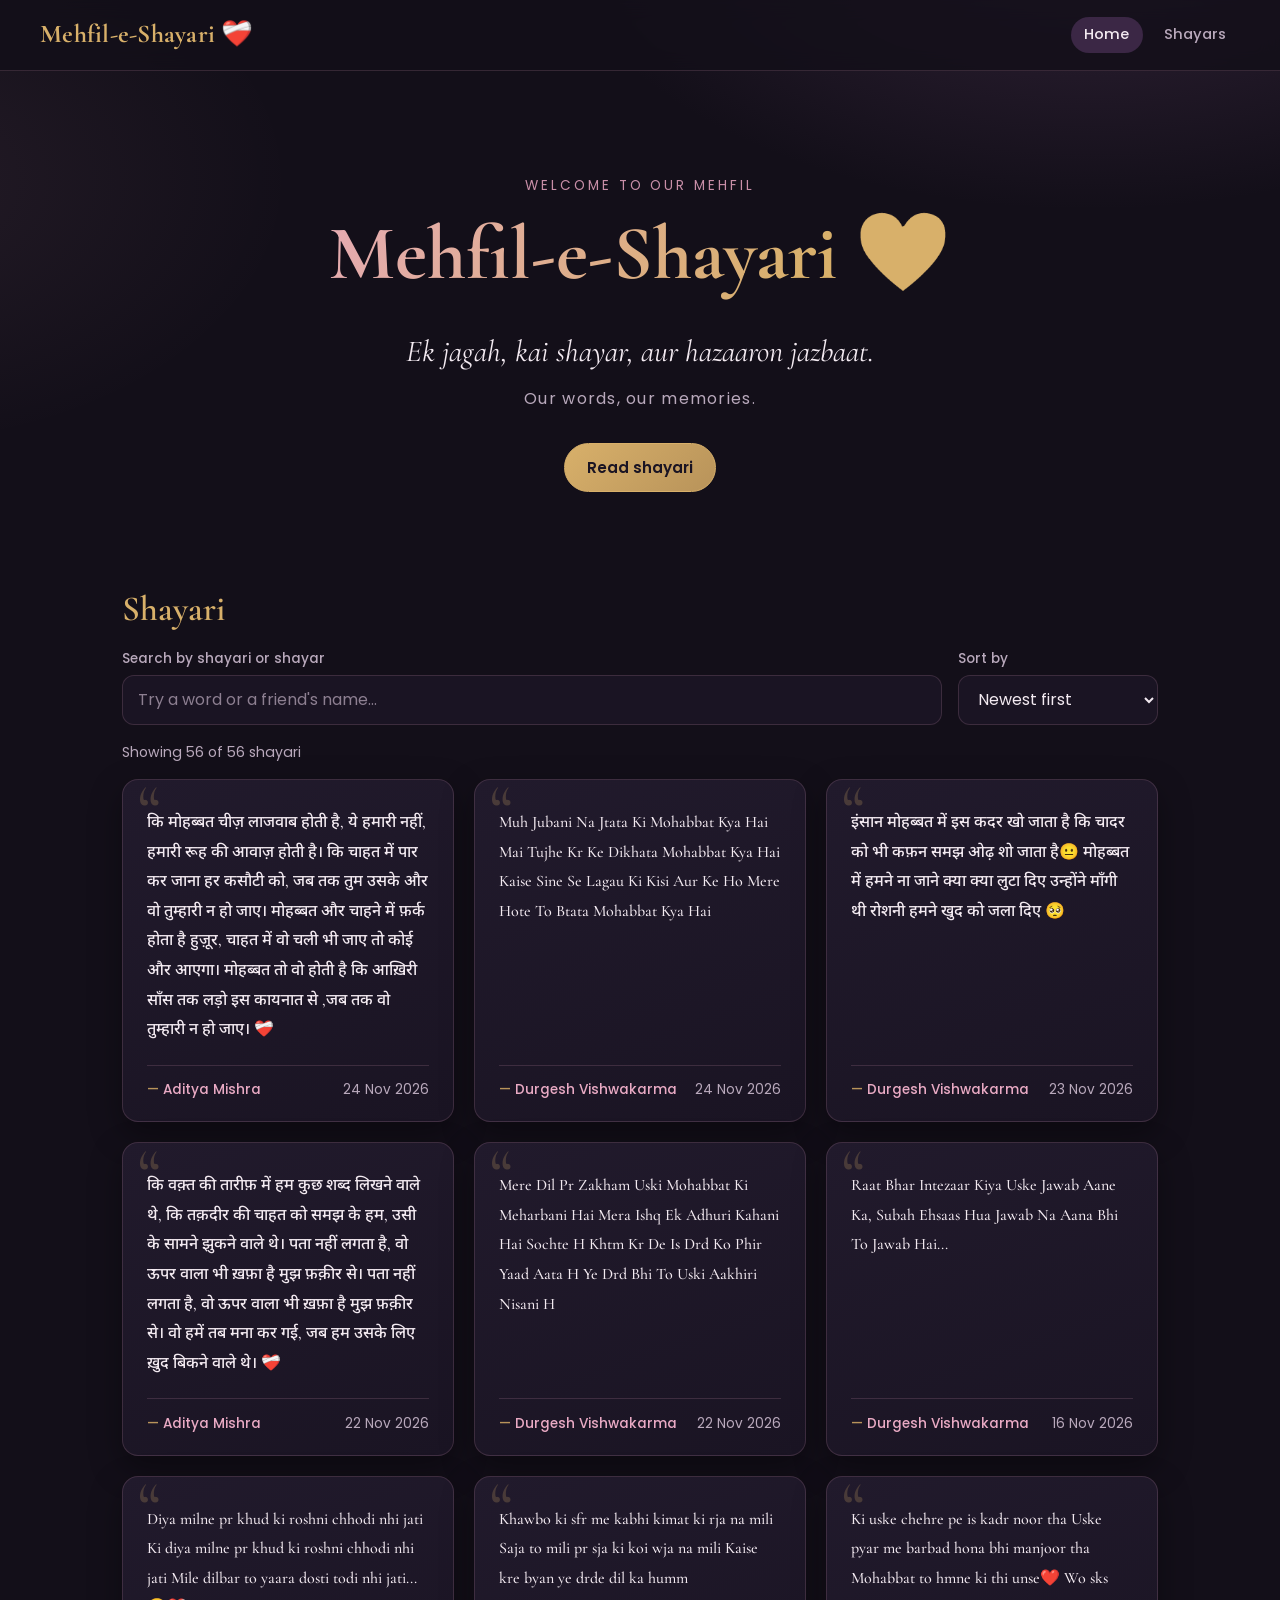
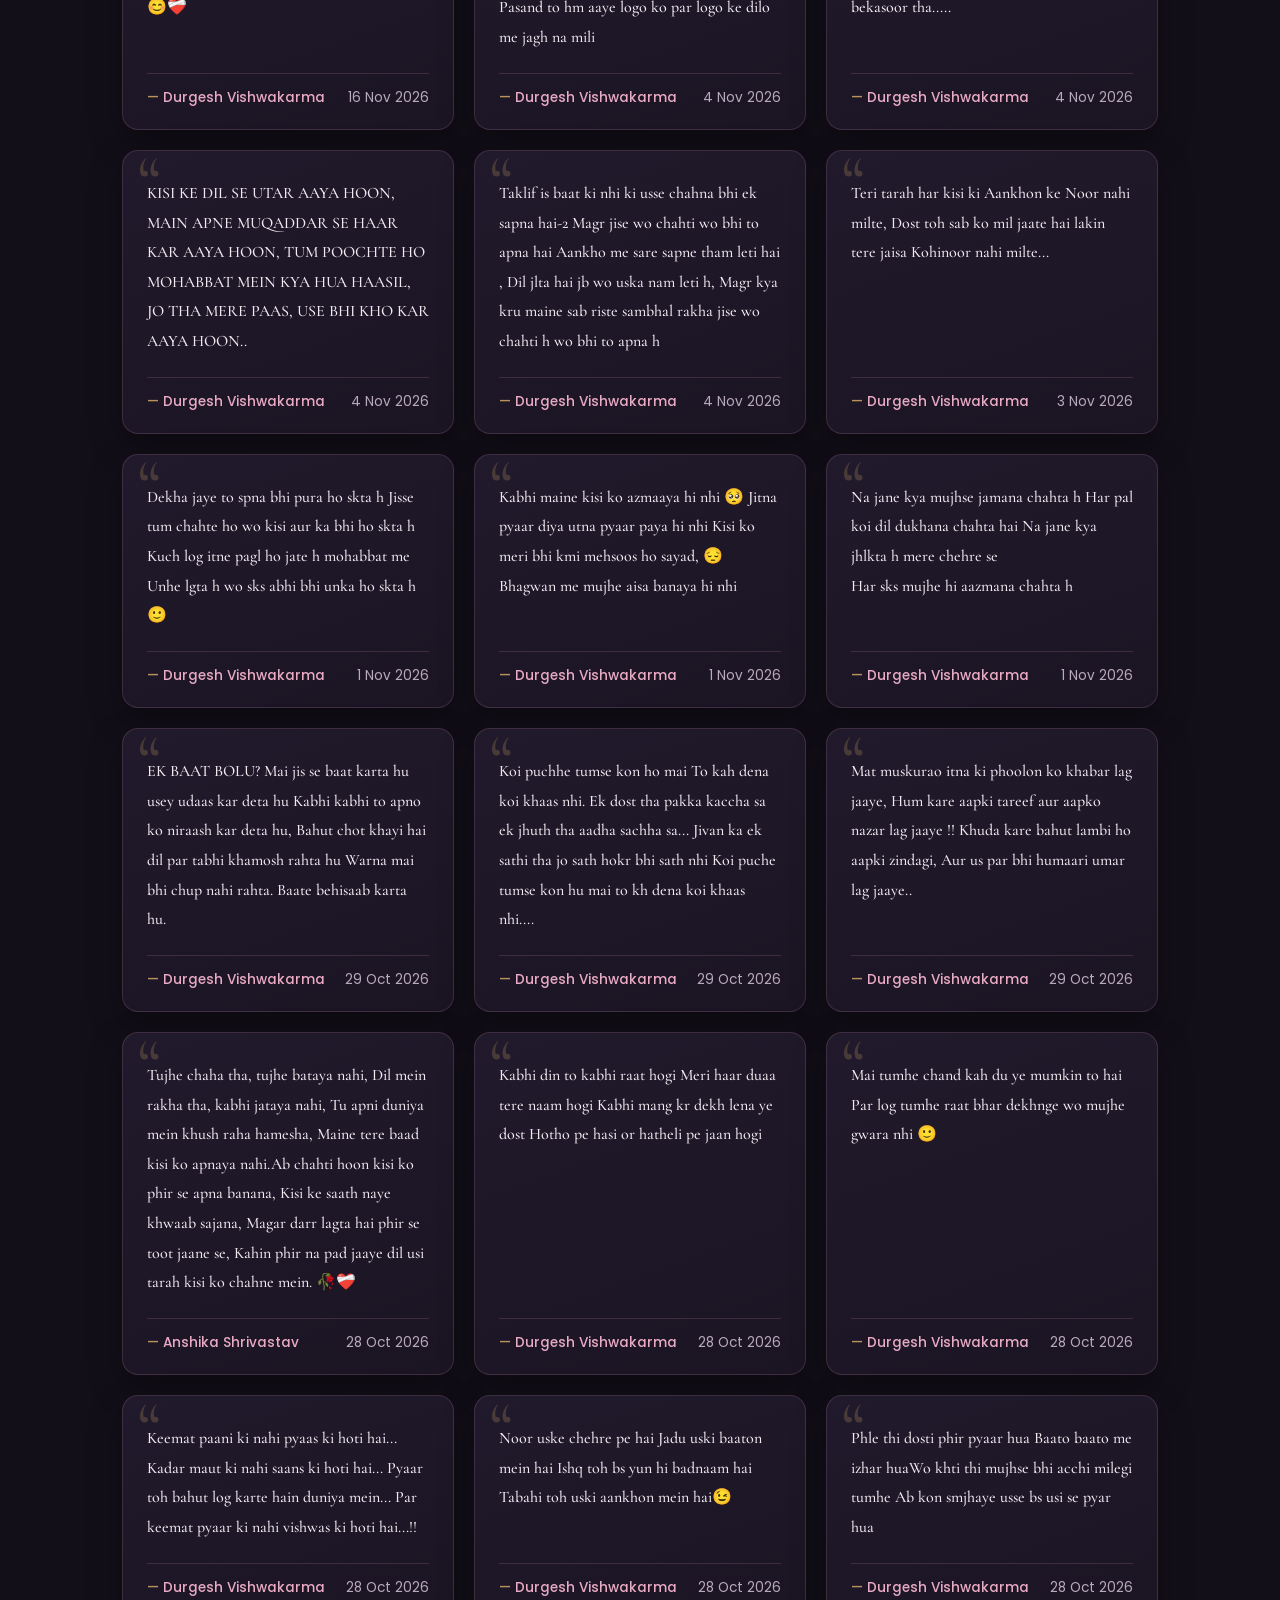
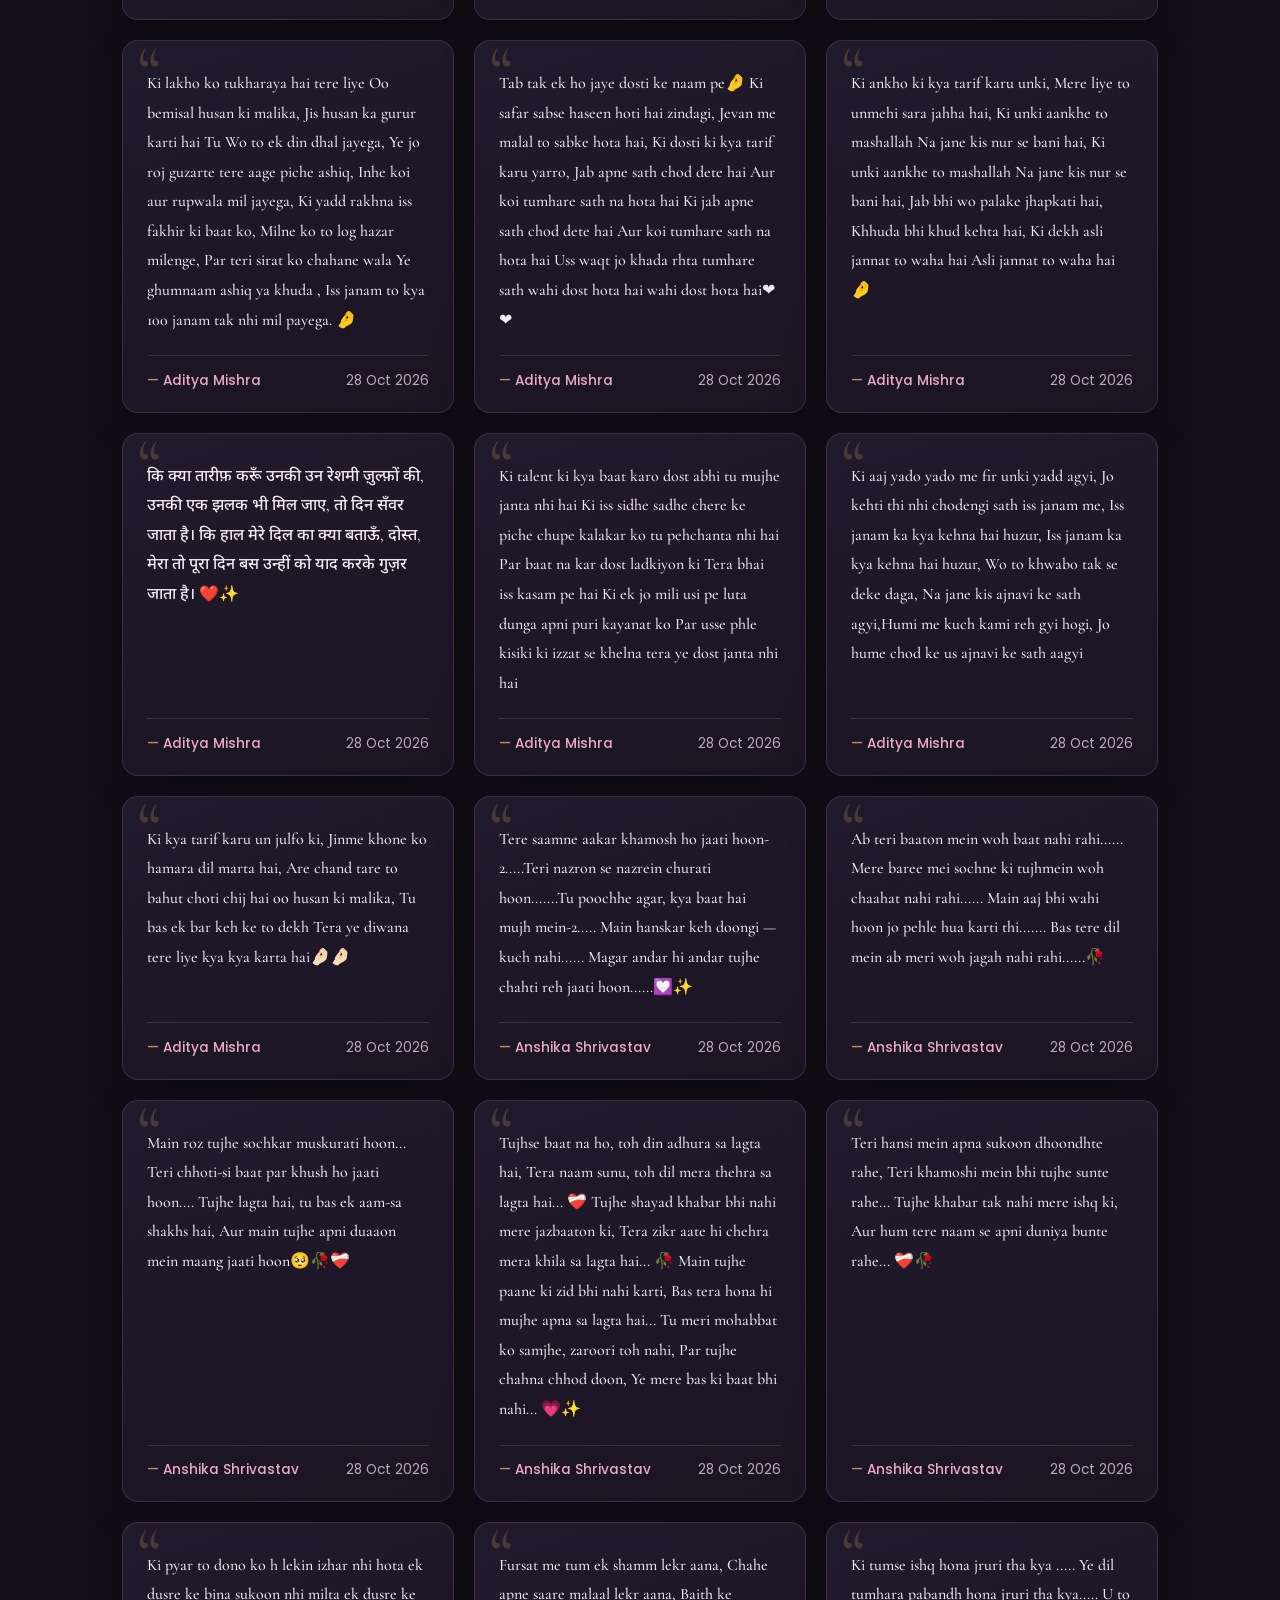
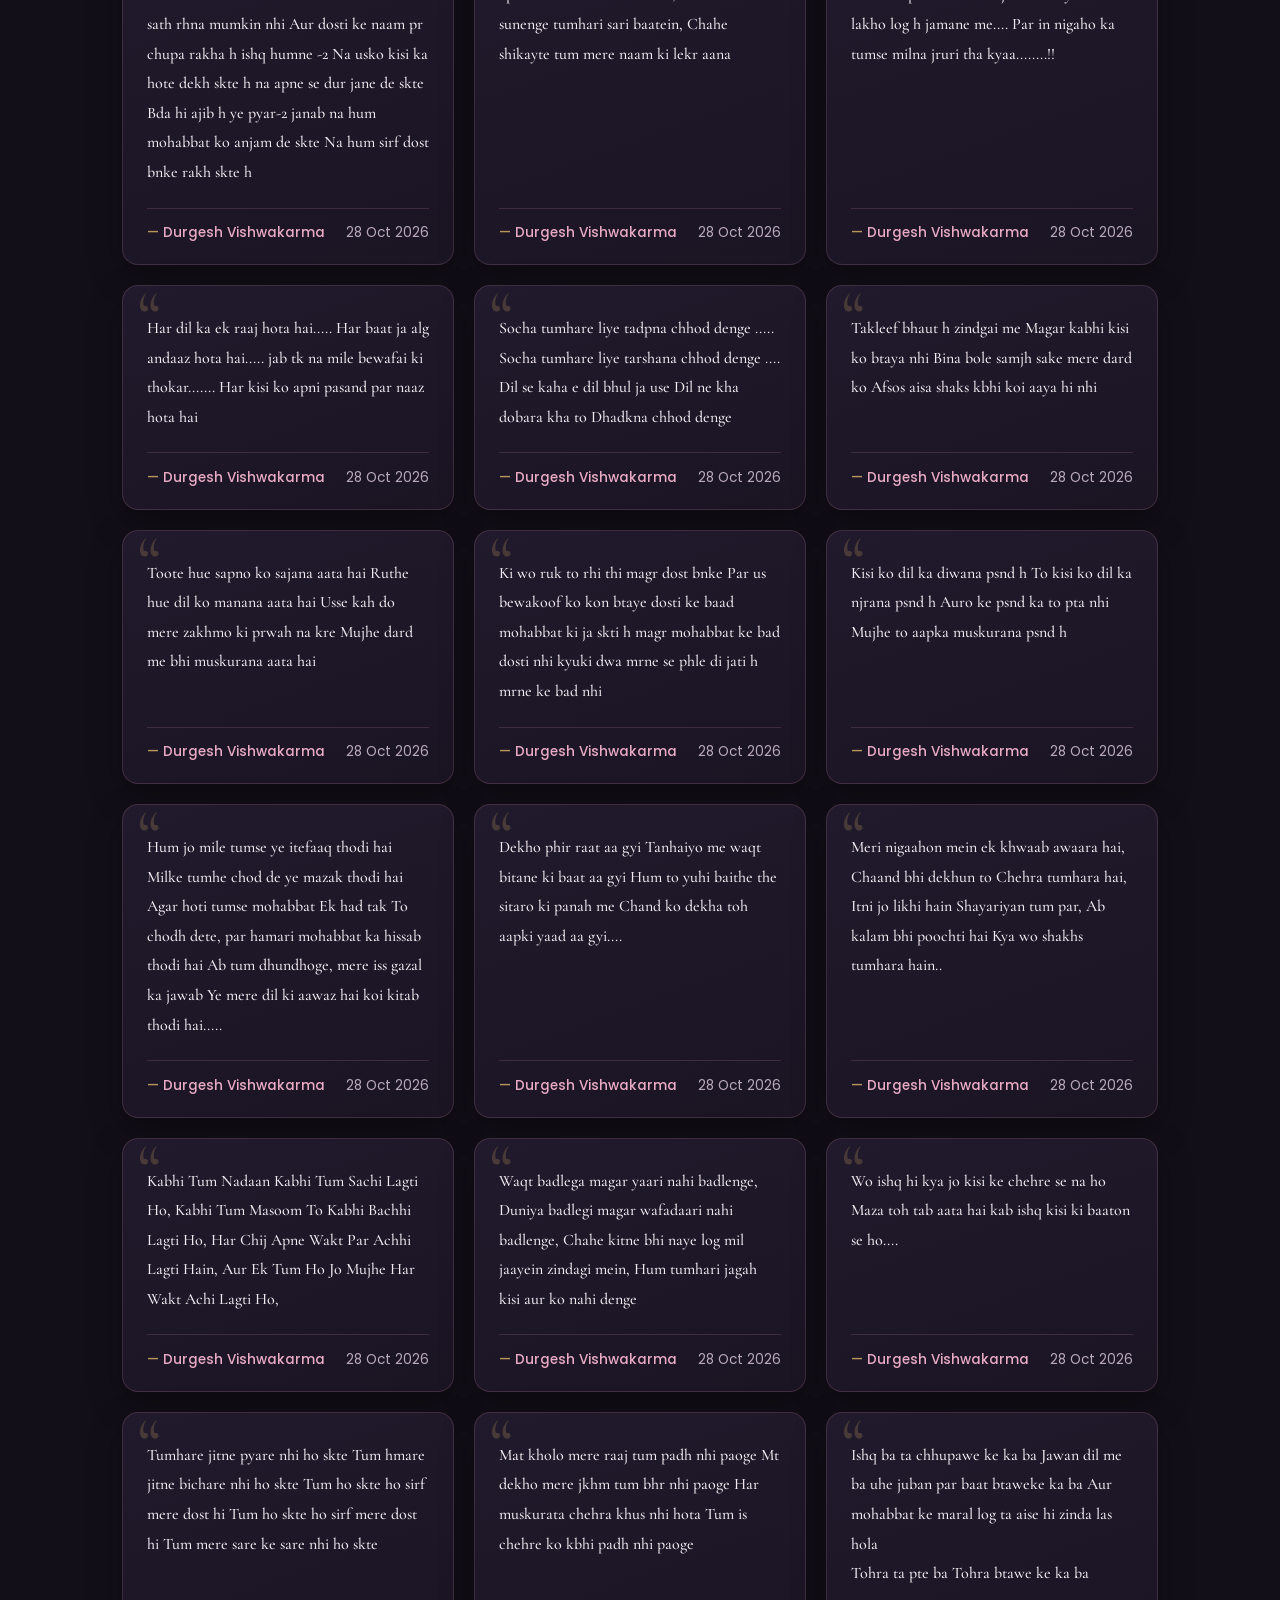
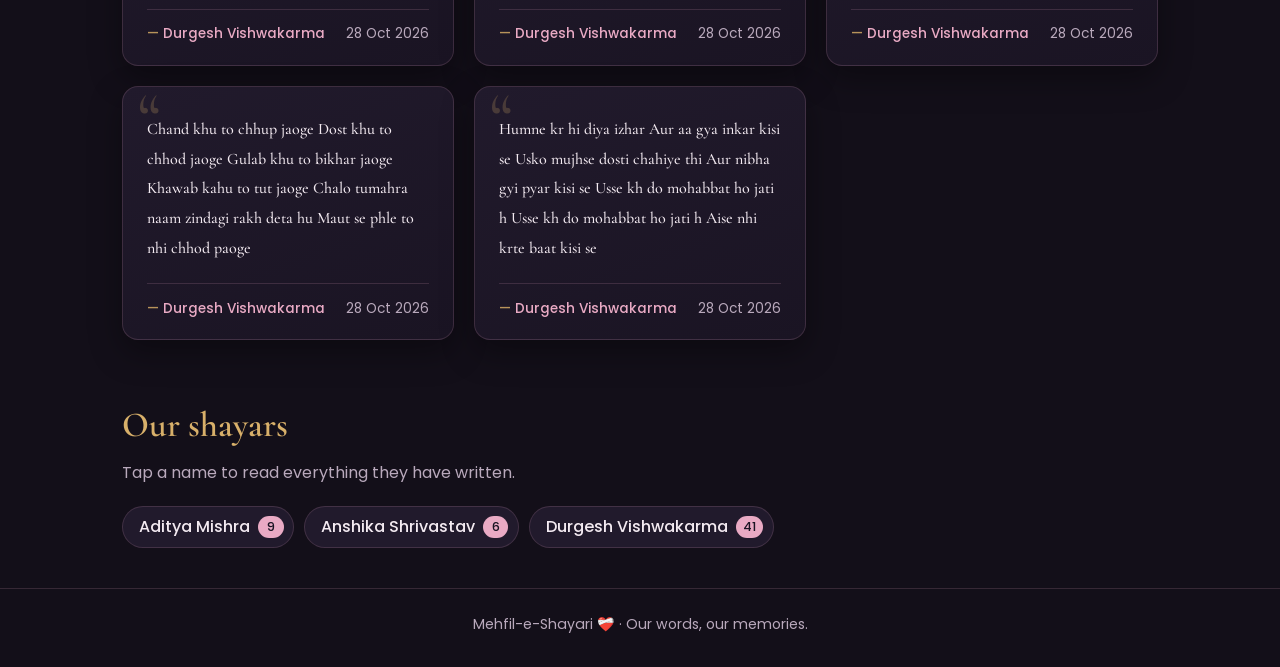
<file: index.html>
<!DOCTYPE html>
<html lang="en">
<head>
  <meta charset="UTF-8" />
  <meta name="viewport" content="width=device-width, initial-scale=1" />
  <title>Mehfil-e-Shayari ❤️‍🩹</title>
  <meta
    name="description"
    content="Mehfil-e-Shayari: ek jagah, kai shayar, aur hazaaron jazbaat. Our words, our memories."
  />
  <meta name="theme-color" content="#130f19" />
  <!-- <link
    rel="icon"
    href="data:image/svg+xml,<svg xmlns=%22http://www.w3.org/2000/svg%22 viewBox=%220 0 100 100%22><text y=%22.9em%22 font-size=%2290%22>❤️‍🩹</text></svg>"
  /> -->

  <link rel="preconnect" href="https://fonts.googleapis.com" />
  <link rel="preconnect" href="https://fonts.gstatic.com" crossorigin />
  <link
    href="https://fonts.googleapis.com/css2?family=Cormorant+Garamond:ital,wght@0,500;0,600;0,700;1,500&family=Poppins:wght@300;400;500;600&family=Noto+Sans+Devanagari:wght@400;500&family=Noto+Nastaliq+Urdu:wght@400;500&display=swap"
    rel="stylesheet"
  />

  <link rel="stylesheet" href="css/style.css" />
</head>
<body>
  <a class="skip-link" href="#shayari">Skip to shayari</a>

  <header class="site-header">
    <a class="logo" href="index.html">Mehfil-e-Shayari <span aria-hidden="true">❤️‍🩹</span></a>
    <nav class="main-nav" aria-label="Main navigation">
      <a href="index.html" aria-current="page">Home</a>
      <a href="index.html#shayars">Shayars</a>
      <!-- <a href="pages/private.html">Private Collection</a> -->
    </nav>
  </header>

  <main>
    <!-- Hero -->
    <section class="hero">
      <p class="hero-eyebrow">Welcome to our mehfil</p>
      <h1 class="hero-title">Mehfil-e-Shayari <span aria-hidden="true">❤️‍🩹</span></h1>
      <p class="hero-tagline">Ek jagah, kai shayar, aur hazaaron jazbaat.</p>
      <p class="hero-subtagline">Our words, our memories.</p>
      <div class="hero-actions">
        <a class="button" href="#shayari">Read shayari</a>
        <!-- <a class="button button-ghost" href="pages/private.html">Private collection</a> -->
      </div>
    </section>

    <!-- Public shayari -->
    <section id="shayari" class="section">
      <h2 class="section-title">Shayari</h2>

      <div class="controls">
        <div class="field">
          <label for="searchInput">Search by shayari or shayar</label>
          <input
            id="searchInput"
            type="search"
            placeholder="Try a word or a friend's name..."
            autocomplete="off"
          />
        </div>
        <div class="field field-small">
          <label for="sortSelect">Sort by</label>
          <select id="sortSelect">
            <option value="newest">Newest first</option>
            <option value="oldest">Oldest first</option>
          </select>
        </div>
      </div>

      <p id="resultCount" class="result-count" aria-live="polite"></p>

      <div id="poemGrid" class="poem-grid"></div>

      <div id="emptyState" class="empty-state" hidden>
        <p class="empty-icon" aria-hidden="true">🌙</p>
        <h3 id="emptyTitle">No shayari found</h3>
        <p id="emptyText"></p>
        <button id="clearSearchButton" class="button button-ghost" type="button" hidden>
          Clear search
        </button>
      </div>

      <noscript>
        <p class="empty-state">Please turn on JavaScript to read the shayari.</p>
      </noscript>
    </section>

    <!-- Authors -->
    <section id="shayars" class="section" hidden>
      <h2 class="section-title">Our shayars</h2>
      <p class="section-intro">Tap a name to read everything they have written.</p>
      <div id="authorList" class="chip-list"></div>
    </section>
  </main>

  <footer class="site-footer">
    <p>Mehfil-e-Shayari ❤️‍🩹 &middot; Our words, our memories.</p>
  </footer>

  <script type="module" src="js/app.js"></script>
</body>
</html>
</file>
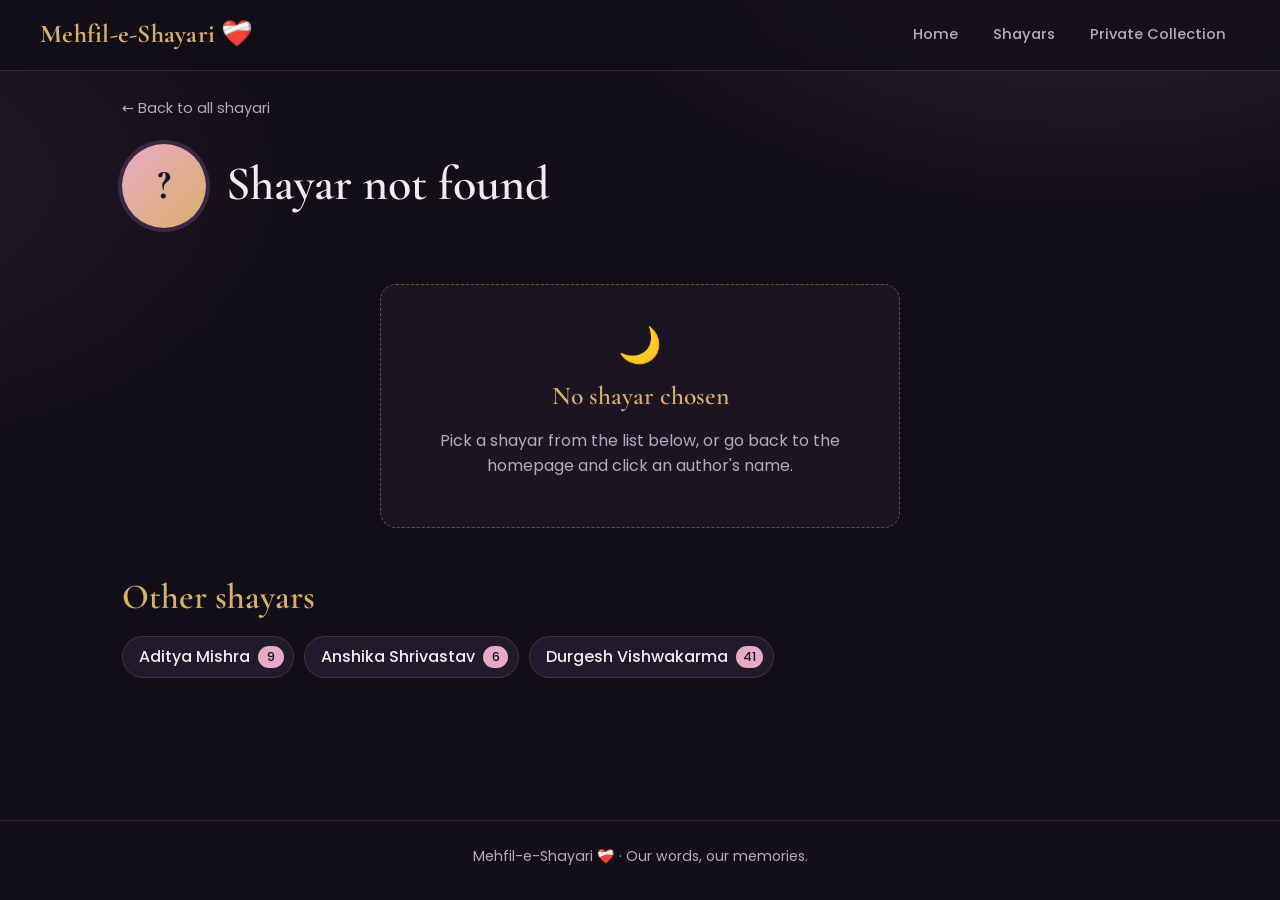
<file: pages/profile.html>
<!DOCTYPE html>
<html lang="en">
<head>
  <meta charset="UTF-8" />
  <meta name="viewport" content="width=device-width, initial-scale=1" />
  <title>Shayar - Mehfil-e-Shayari</title>
  <meta name="description" content="Read all the shayari written by one of our shayars." />
  <meta name="theme-color" content="#130f19" />
  <link
    rel="icon"
    href="data:image/svg+xml,<svg xmlns=%22http://www.w3.org/2000/svg%22 viewBox=%220 0 100 100%22><text y=%22.9em%22 font-size=%2290%22>❤️‍🩹</text></svg>"
  />

  <link rel="preconnect" href="https://fonts.googleapis.com" />
  <link rel="preconnect" href="https://fonts.gstatic.com" crossorigin />
  <link
    href="https://fonts.googleapis.com/css2?family=Cormorant+Garamond:ital,wght@0,500;0,600;0,700;1,500&family=Poppins:wght@300;400;500;600&family=Noto+Sans+Devanagari:wght@400;500&family=Noto+Nastaliq+Urdu:wght@400;500&display=swap"
    rel="stylesheet"
  />

  <link rel="stylesheet" href="../css/style.css" />
</head>
<body>
  <a class="skip-link" href="#profileMain">Skip to content</a>

  <header class="site-header">
    <a class="logo" href="../index.html">Mehfil-e-Shayari <span aria-hidden="true">❤️‍🩹</span></a>
    <nav class="main-nav" aria-label="Main navigation">
      <a href="../index.html">Home</a>
      <a href="../index.html#shayars">Shayars</a>
      <a href="private.html">Private Collection</a>
    </nav>
  </header>

  <main id="profileMain" class="section">
    <a class="back-link" href="../index.html">&larr; Back to all shayari</a>

    <section class="profile-header">
      <div id="profileInitial" class="profile-initial" aria-hidden="true">&hellip;</div>
      <div>
        <h1 id="profileName" class="profile-name">Loading...</h1>
        <p id="profileCount" class="profile-count"></p>
      </div>
    </section>

    <div id="profileControls" class="controls" hidden>
      <div class="field field-small">
        <label for="profileSort">Sort by date</label>
        <select id="profileSort">
          <option value="newest">Newest first</option>
          <option value="oldest">Oldest first</option>
        </select>
      </div>
    </div>

    <div id="poemGrid" class="poem-grid"></div>

    <div id="profileMessage" class="empty-state" hidden>
      <p class="empty-icon" aria-hidden="true">🌙</p>
      <h3 id="messageTitle"></h3>
      <p id="messageText"></p>
    </div>

    <section id="otherAuthors" class="other-authors" hidden>
      <h2 class="section-title">Other shayars</h2>
      <div id="otherAuthorsList" class="chip-list"></div>
    </section>

    <noscript>
      <p class="empty-state">Please turn on JavaScript to see this profile.</p>
    </noscript>
  </main>

  <footer class="site-footer">
    <p>Mehfil-e-Shayari ❤️‍🩹 &middot; Our words, our memories.</p>
  </footer>

  <script type="module" src="../js/profile.js"></script>
</body>
</html>
</file>
<file: css/style.css>
/* =====================================================================
   css/style.css  -  the look of Mehfil-e-Shayari

   Want to change the colours? Edit the values in the :root block
   below. Every page uses them, so one change updates the whole site.
   ===================================================================== */

:root {
  /* Backgrounds */
  --bg: #130f19;            /* very dark plum */
  --bg-soft: #1a1423;
  --surface: #211a2c;       /* cards */
  --surface-hover: #2a2138;

  /* Accent colours */
  --plum: #6e4a74;          /* muted plum */
  --plum-deep: #3b2745;
  --pink: #e9aac4;          /* soft pink */
  --pink-dim: #c98fa8;
  --gold: #d8b06a;          /* warm gold */
  --gold-soft: #b8935a;

  /* Text */
  --text: #f3eaf1;
  --text-muted: #b9a9bc;

  /* Lines, status colours, shape */
  --border: rgba(233, 170, 196, 0.16);
  --border-strong: rgba(216, 176, 106, 0.4);
  --danger: #f4a0b4;
  --success: #a8dcb8;
  --radius: 16px;
  --shadow: 0 12px 32px rgba(0, 0, 0, 0.35);

  /* Fonts (Hindi and Urdu fall back to the Noto fonts) */
  --font-heading: "Cormorant Garamond", "Noto Sans Devanagari", Georgia, "Times New Roman", serif;
  --font-body: "Poppins", "Noto Sans Devanagari", "Noto Nastaliq Urdu", system-ui, -apple-system, "Segoe UI", Roboto, sans-serif;
  --font-poem: "Cormorant Garamond", "Noto Sans Devanagari", "Noto Nastaliq Urdu", Georgia, serif;
}

/* ---------- Basics ---------- */
*,
*::before,
*::after {
  box-sizing: border-box;
}

[hidden] {
  display: none !important;
}

html {
  scroll-behavior: smooth;
  -webkit-text-size-adjust: 100%;
}

body {
  margin: 0;
  min-height: 100vh;
  display: flex;
  flex-direction: column;
  font-family: var(--font-body);
  font-size: 1rem;
  line-height: 1.6;
  color: var(--text);
  background:
    radial-gradient(900px 500px at 85% -10%, rgba(110, 74, 116, 0.35), transparent 60%),
    radial-gradient(700px 450px at -10% 20%, rgba(233, 170, 196, 0.08), transparent 60%),
    var(--bg);
  background-attachment: fixed;
}

main {
  flex: 1;
}

a {
  color: var(--pink);
  text-decoration: none;
}

a:hover {
  color: var(--gold);
}

:focus-visible {
  outline: 2px solid var(--gold);
  outline-offset: 3px;
  border-radius: 6px;
}

h1,
h2,
h3 {
  font-family: var(--font-heading);
  font-weight: 600;
  line-height: 1.2;
  margin: 0 0 0.5em;
}

.skip-link {
  position: absolute;
  left: 1rem;
  top: -4rem;
  z-index: 100;
  padding: 0.6rem 1rem;
  background: var(--gold);
  color: #1a1423;
  border-radius: 8px;
  font-weight: 600;
}

.skip-link:focus {
  top: 1rem;
  color: #1a1423;
}

/* ---------- Header and navigation ---------- */
.site-header {
  position: sticky;
  top: 0;
  z-index: 50;
  display: flex;
  flex-wrap: wrap;
  align-items: center;
  justify-content: space-between;
  gap: 0.5rem 1.5rem;
  padding: 0.9rem clamp(1rem, 4vw, 2.5rem);
  background: rgba(19, 15, 25, 0.82);
  backdrop-filter: blur(10px);
  -webkit-backdrop-filter: blur(10px);
  border-bottom: 1px solid var(--border);
}

.logo {
  font-family: var(--font-heading);
  font-size: 1.6rem;
  font-weight: 700;
  color: var(--gold);
  letter-spacing: 0.01em;
}

.logo:hover {
  color: var(--pink);
}

.main-nav {
  display: flex;
  flex-wrap: wrap;
  gap: 0.25rem 0.5rem;
}

.main-nav a {
  padding: 0.4rem 0.85rem;
  border-radius: 999px;
  color: var(--text-muted);
  font-size: 0.92rem;
  font-weight: 500;
  transition: background 0.2s, color 0.2s;
}

.main-nav a:hover,
.main-nav a[aria-current="page"] {
  color: var(--text);
  background: var(--plum-deep);
}

/* ---------- Hero ---------- */
.hero {
  text-align: center;
  padding: clamp(3rem, 10vw, 6.5rem) 1.25rem clamp(2.5rem, 7vw, 4.5rem);
  max-width: 900px;
  margin: 0 auto;
}

.hero-eyebrow {
  margin: 0 0 0.75rem;
  color: var(--pink-dim);
  font-size: 0.85rem;
  letter-spacing: 0.22em;
  text-transform: uppercase;
}

.hero-title {
  font-size: clamp(2.6rem, 8vw, 4.8rem);
  font-weight: 700;
  margin: 0 0 0.35em;
  background: linear-gradient(120deg, var(--pink) 0%, var(--gold) 70%);
  -webkit-background-clip: text;
  background-clip: text;
  color: transparent;
}

.hero-tagline {
  margin: 0;
  font-family: var(--font-heading);
  font-size: clamp(1.3rem, 3.6vw, 1.9rem);
  font-style: italic;
  color: var(--text);
}

.hero-subtagline {
  margin: 0.6rem 0 0;
  color: var(--text-muted);
  letter-spacing: 0.08em;
}

.hero-actions {
  display: flex;
  flex-wrap: wrap;
  justify-content: center;
  gap: 0.75rem;
  margin-top: 2rem;
}

/* ---------- Buttons ---------- */
.button {
  display: inline-flex;
  align-items: center;
  justify-content: center;
  gap: 0.4rem;
  padding: 0.7rem 1.4rem;
  border: 1px solid var(--gold);
  border-radius: 999px;
  background: linear-gradient(135deg, var(--gold) 0%, var(--gold-soft) 100%);
  color: #1a1423;
  font-family: var(--font-body);
  font-size: 0.95rem;
  font-weight: 600;
  cursor: pointer;
  transition: transform 0.15s, box-shadow 0.2s, background 0.2s, color 0.2s;
}

.button:hover {
  color: #1a1423;
  transform: translateY(-1px);
  box-shadow: 0 6px 18px rgba(216, 176, 106, 0.25);
}

.button:disabled {
  opacity: 0.6;
  cursor: wait;
  transform: none;
  box-shadow: none;
}

.button-ghost {
  background: transparent;
  color: var(--gold);
}

.button-ghost:hover {
  background: rgba(216, 176, 106, 0.12);
  color: var(--gold);
}

/* ---------- Sections ---------- */
.section {
  width: 100%;
  max-width: 1100px;
  margin: 0 auto;
  padding: 1.5rem clamp(1rem, 4vw, 2rem) 2.5rem;
}

.section-narrow {
  max-width: 760px;
}

.section-title {
  font-size: clamp(1.7rem, 4vw, 2.2rem);
  color: var(--gold);
}

.section-intro {
  margin: -0.25rem 0 1.25rem;
  color: var(--text-muted);
}

.page-title {
  font-size: clamp(2rem, 6vw, 3rem);
  color: var(--pink);
  margin-top: 0.5rem;
}

.back-link {
  display: inline-block;
  margin-bottom: 1rem;
  color: var(--text-muted);
  font-size: 0.9rem;
}

/* ---------- Search and sort ---------- */
.controls {
  display: flex;
  flex-wrap: wrap;
  gap: 1rem;
  margin-bottom: 1rem;
}

.field {
  flex: 1 1 280px;
  display: flex;
  flex-direction: column;
  gap: 0.35rem;
}

.field-small {
  flex: 0 1 200px;
}

label {
  font-size: 0.85rem;
  font-weight: 500;
  color: var(--text-muted);
}

input[type="search"],
input[type="text"],
input[type="password"],
select {
  width: 100%;
  padding: 0.7rem 0.95rem;
  font-family: var(--font-body);
  font-size: 1rem;
  color: var(--text);
  background: var(--bg-soft);
  border: 1px solid var(--border);
  border-radius: 12px;
  transition: border-color 0.2s, box-shadow 0.2s;
}

input::placeholder {
  color: #8d7f91;
}

input:focus,
select:focus {
  outline: none;
  border-color: var(--gold);
  box-shadow: 0 0 0 3px rgba(216, 176, 106, 0.18);
}

select {
  cursor: pointer;
}

.result-count {
  min-height: 1.5em;
  margin: 0 0 1rem;
  color: var(--text-muted);
  font-size: 0.88rem;
}

/* ---------- Poem cards ---------- */
.poem-grid {
  display: grid;
  grid-template-columns: repeat(auto-fill, minmax(min(100%, 320px), 1fr));
  gap: 1.25rem;
}

.poem-card {
  position: relative;
  display: flex;
  flex-direction: column;
  justify-content: space-between;
  gap: 1.25rem;
  padding: 1.75rem 1.5rem 1.25rem;
  overflow: hidden;
  background: linear-gradient(160deg, var(--surface) 0%, var(--bg-soft) 100%);
  border: 1px solid var(--border);
  border-radius: var(--radius);
  box-shadow: var(--shadow);
  transition: transform 0.2s, border-color 0.2s;
}

.poem-card::before {
  content: "\201C";
  position: absolute;
  top: -0.35rem;
  left: 0.9rem;
  font-family: var(--font-heading);
  font-size: 4.5rem;
  line-height: 1;
  color: var(--gold);
  opacity: 0.22;
  pointer-events: none;
}

.poem-card:hover {
  transform: translateY(-3px);
  border-color: var(--border-strong);
}

.poem-text {
  margin: 0;
  font-family: var(--font-poem);
  font-size: 1rem;
  font-weight: 500;
  line-height: 1.85;
  white-space: pre-line;      /* keeps the line breaks of each shayari */
  overflow-wrap: anywhere;
  text-align: start;
}

.poem-meta {
  display: flex;
  flex-wrap: wrap;
  align-items: baseline;
  justify-content: space-between;
  gap: 0.25rem 1rem;
  padding-top: 0.85rem;
  border-top: 1px solid var(--border);
  font-size: 0.85rem;
}

.poem-author {
  color: var(--pink);
  font-weight: 500;
}

.poem-author::before {
  content: "\2014\00a0";
  color: var(--gold-soft);
}

a.poem-author:hover {
  color: var(--gold);
}

.poem-meta time {
  color: var(--text-muted);
}

/* ---------- Empty state ---------- */
.empty-state {
  max-width: 520px;
  margin: 2rem auto;
  padding: 2rem 1.5rem;
  text-align: center;
  color: var(--text-muted);
  background: var(--bg-soft);
  border: 1px dashed var(--border-strong);
  border-radius: var(--radius);
}

.empty-state h3 {
  color: var(--gold);
  font-size: 1.6rem;
}

.empty-icon {
  margin: 0 0 0.5rem;
  font-size: 2.2rem;
}

/* ---------- Author chips ---------- */
.chip-list {
  display: flex;
  flex-wrap: wrap;
  gap: 0.6rem;
}

.chip {
  display: inline-flex;
  align-items: center;
  gap: 0.5rem;
  padding: 0.45rem 0.6rem 0.45rem 1rem;
  color: var(--text);
  background: var(--surface);
  border: 1px solid var(--border);
  border-radius: 999px;
  font-weight: 500;
  transition: border-color 0.2s, background 0.2s, transform 0.15s;
}

.chip:hover {
  color: var(--text);
  background: var(--surface-hover);
  border-color: var(--border-strong);
  transform: translateY(-1px);
}

.chip-count {
  min-width: 1.6rem;
  padding: 0.05rem 0.45rem;
  text-align: center;
  font-size: 0.78rem;
  color: #1a1423;
  background: var(--pink);
  border-radius: 999px;
}

/* ---------- Author profile ---------- */
.profile-header {
  display: flex;
  align-items: center;
  gap: 1.25rem;
  margin: 0.5rem 0 1.5rem;
}

.profile-initial {
  display: grid;
  place-items: center;
  flex: 0 0 auto;
  width: 84px;
  height: 84px;
  font-family: var(--font-heading);
  font-size: 2.6rem;
  font-weight: 700;
  color: #1a1423;
  background: linear-gradient(135deg, var(--pink), var(--gold));
  border-radius: 50%;
  box-shadow: 0 0 0 4px var(--plum-deep);
}

.profile-name {
  margin: 0;
  font-size: clamp(2rem, 6vw, 3rem);
  color: var(--text);
  overflow-wrap: anywhere;
}

.profile-count {
  margin: 0.15rem 0 0;
  color: var(--gold);
  font-weight: 500;
}

.other-authors {
  margin-top: 3rem;
}

/* ---------- Private collection ---------- */
.panel {
  padding: 1.5rem;
  background: linear-gradient(160deg, var(--surface) 0%, var(--bg-soft) 100%);
  border: 1px solid var(--border-strong);
  border-radius: var(--radius);
  box-shadow: var(--shadow);
}

.field-row {
  display: flex;
  flex-wrap: wrap;
  gap: 0.75rem;
  margin: 0.4rem 0 0.75rem;
}

.field-row input {
  flex: 1 1 220px;
  width: auto;
}

.checkbox-label {
  display: inline-flex;
  align-items: center;
  gap: 0.5rem;
  cursor: pointer;
}

.checkbox-label input {
  accent-color: var(--gold);
}

.status {
  min-height: 1.5em;
  margin: 1rem 0 0;
  font-size: 0.95rem;
}

.status-info {
  color: var(--text-muted);
}

.status-error {
  color: var(--danger);
}

.status-success {
  color: var(--success);
}

.note {
  margin: 1.25rem 0 0;
  padding-top: 1rem;
  border-top: 1px solid var(--border);
  color: var(--text-muted);
  font-size: 0.85rem;
}

.unlocked-bar {
  display: flex;
  flex-wrap: wrap;
  align-items: center;
  justify-content: space-between;
  gap: 0.75rem 1rem;
  margin-bottom: 1.25rem;
  padding: 0.9rem 1.1rem;
  background: var(--bg-soft);
  border: 1px solid var(--border-strong);
  border-radius: var(--radius);
}

.unlocked-bar p {
  margin: 0;
  color: var(--success);
}

/* ---------- Footer ---------- */
.site-footer {
  padding: 1.5rem 1rem 2rem;
  text-align: center;
  color: var(--text-muted);
  font-size: 0.88rem;
  border-top: 1px solid var(--border);
}

.site-footer p {
  margin: 0;
}

/* ---------- Small screens ---------- */
@media (max-width: 560px) {
  .site-header {
    justify-content: center;
    text-align: center;
  }

  .main-nav {
    justify-content: center;
  }

  .profile-header {
    flex-direction: column;
    text-align: center;
  }

  .field-small {
    flex: 1 1 100%;
  }

  .poem-text {
    font-size: 1rem;
  }
}

/* ---------- Respect "reduce motion" settings ---------- */
@media (prefers-reduced-motion: reduce) {
  html {
    scroll-behavior: auto;
  }

  * {
    transition: none !important;
  }
}
</file>
